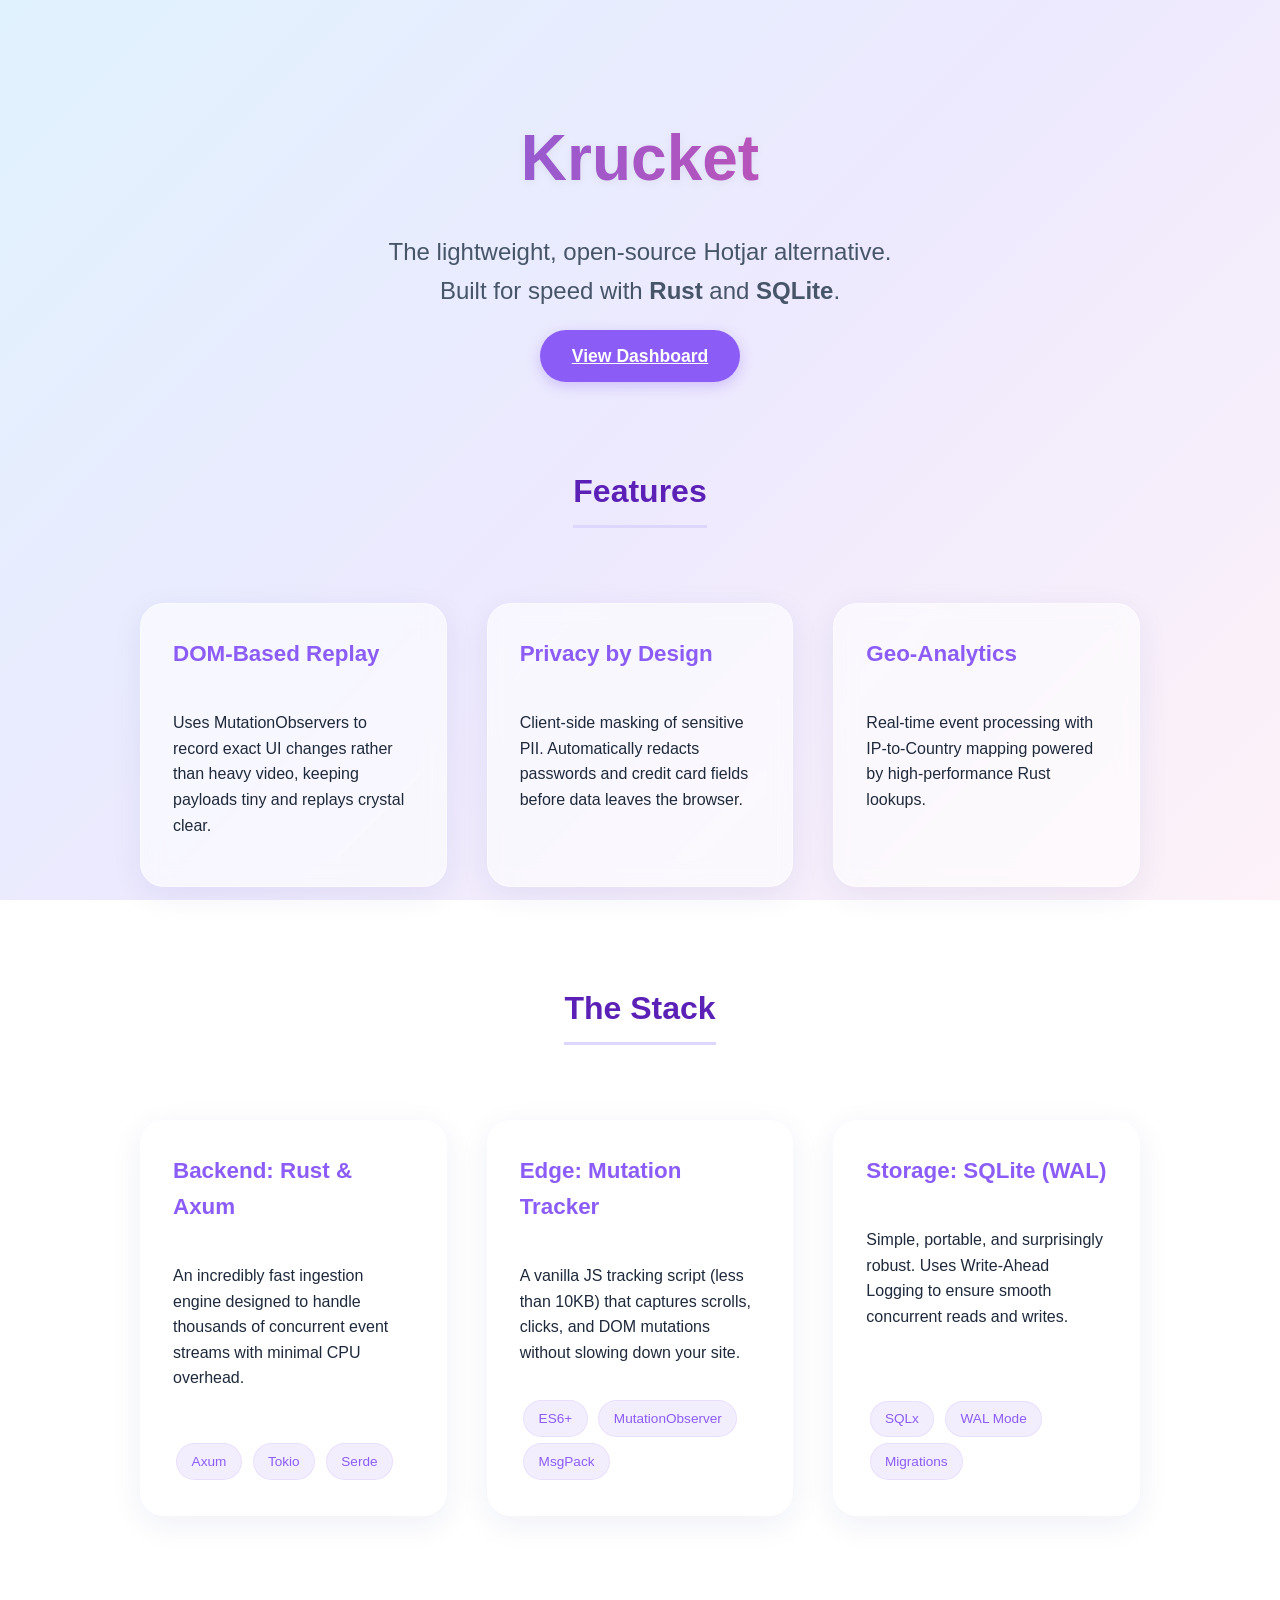
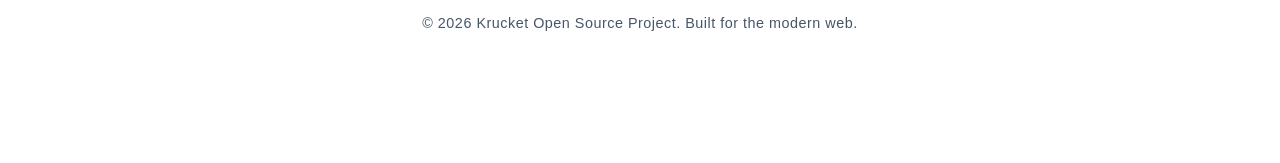
<file: static/index.html>
<!doctype html>
<html lang="en">
    <head>
        <meta charset="UTF-8" />
        <meta name="viewport" content="width=device-width, initial-scale=1.0" />
        <title>Krucket | High-Performance Session Replay</title>
        <link rel="stylesheet" href="style.css" />
    </head>
    <body>
        <div class="container">
            <header>
                <h1>Krucket</h1>
                <p class="subtitle">
                    The lightweight, open-source Hotjar alternative. <br />
                    Built for speed with <strong>Rust</strong> and
                    <strong>SQLite</strong>.
                </p>
                <a href="/dashboard" class="btn-primary">View Dashboard</a>
            </header>

            <h2 class="section-title">Features</h2>
            <div class="grid">
                <div class="card">
                    <h3>DOM-Based Replay</h3>
                    <p>
                        Uses MutationObservers to record exact UI changes rather
                        than heavy video, keeping payloads tiny and replays
                        crystal clear.
                    </p>
                </div>
                <div class="card">
                    <h3>Privacy by Design</h3>
                    <p>
                        Client-side masking of sensitive PII. Automatically
                        redacts passwords and credit card fields before data
                        leaves the browser.
                    </p>
                </div>
                <div class="card">
                    <h3>Geo-Analytics</h3>
                    <p>
                        Real-time event processing with IP-to-Country mapping
                        powered by high-performance Rust lookups.
                    </p>
                </div>
            </div>

            <h2 class="section-title">The Stack</h2>
            <div class="grid">
                <div class="card">
                    <h3>Backend: Rust & Axum</h3>
                    <p>
                        An incredibly fast ingestion engine designed to handle
                        thousands of concurrent event streams with minimal CPU
                        overhead.
                    </p>
                    <div class="pill-container">
                        <span class="tech-pill">Axum</span>
                        <span class="tech-pill">Tokio</span>
                        <span class="tech-pill">Serde</span>
                    </div>
                </div>
                <div class="card">
                    <h3>Edge: Mutation Tracker</h3>
                    <p>
                        A vanilla JS tracking script (less than 10KB) that
                        captures scrolls, clicks, and DOM mutations without
                        slowing down your site.
                    </p>
                    <div class="pill-container">
                        <span class="tech-pill">ES6+</span>
                        <span class="tech-pill">MutationObserver</span>
                        <span class="tech-pill">MsgPack</span>
                    </div>
                </div>
                <div class="card">
                    <h3>Storage: SQLite (WAL)</h3>
                    <p>
                        Simple, portable, and surprisingly robust. Uses
                        Write-Ahead Logging to ensure smooth concurrent reads
                        and writes.
                    </p>
                    <div class="pill-container">
                        <span class="tech-pill">SQLx</span>
                        <span class="tech-pill">WAL Mode</span>
                        <span class="tech-pill">Migrations</span>
                    </div>
                </div>
            </div>

            <footer>
                &copy; 2026 Krucket Open Source Project. Built for the modern
                web.
            </footer>
        </div>
    </body>
</html>
</file>
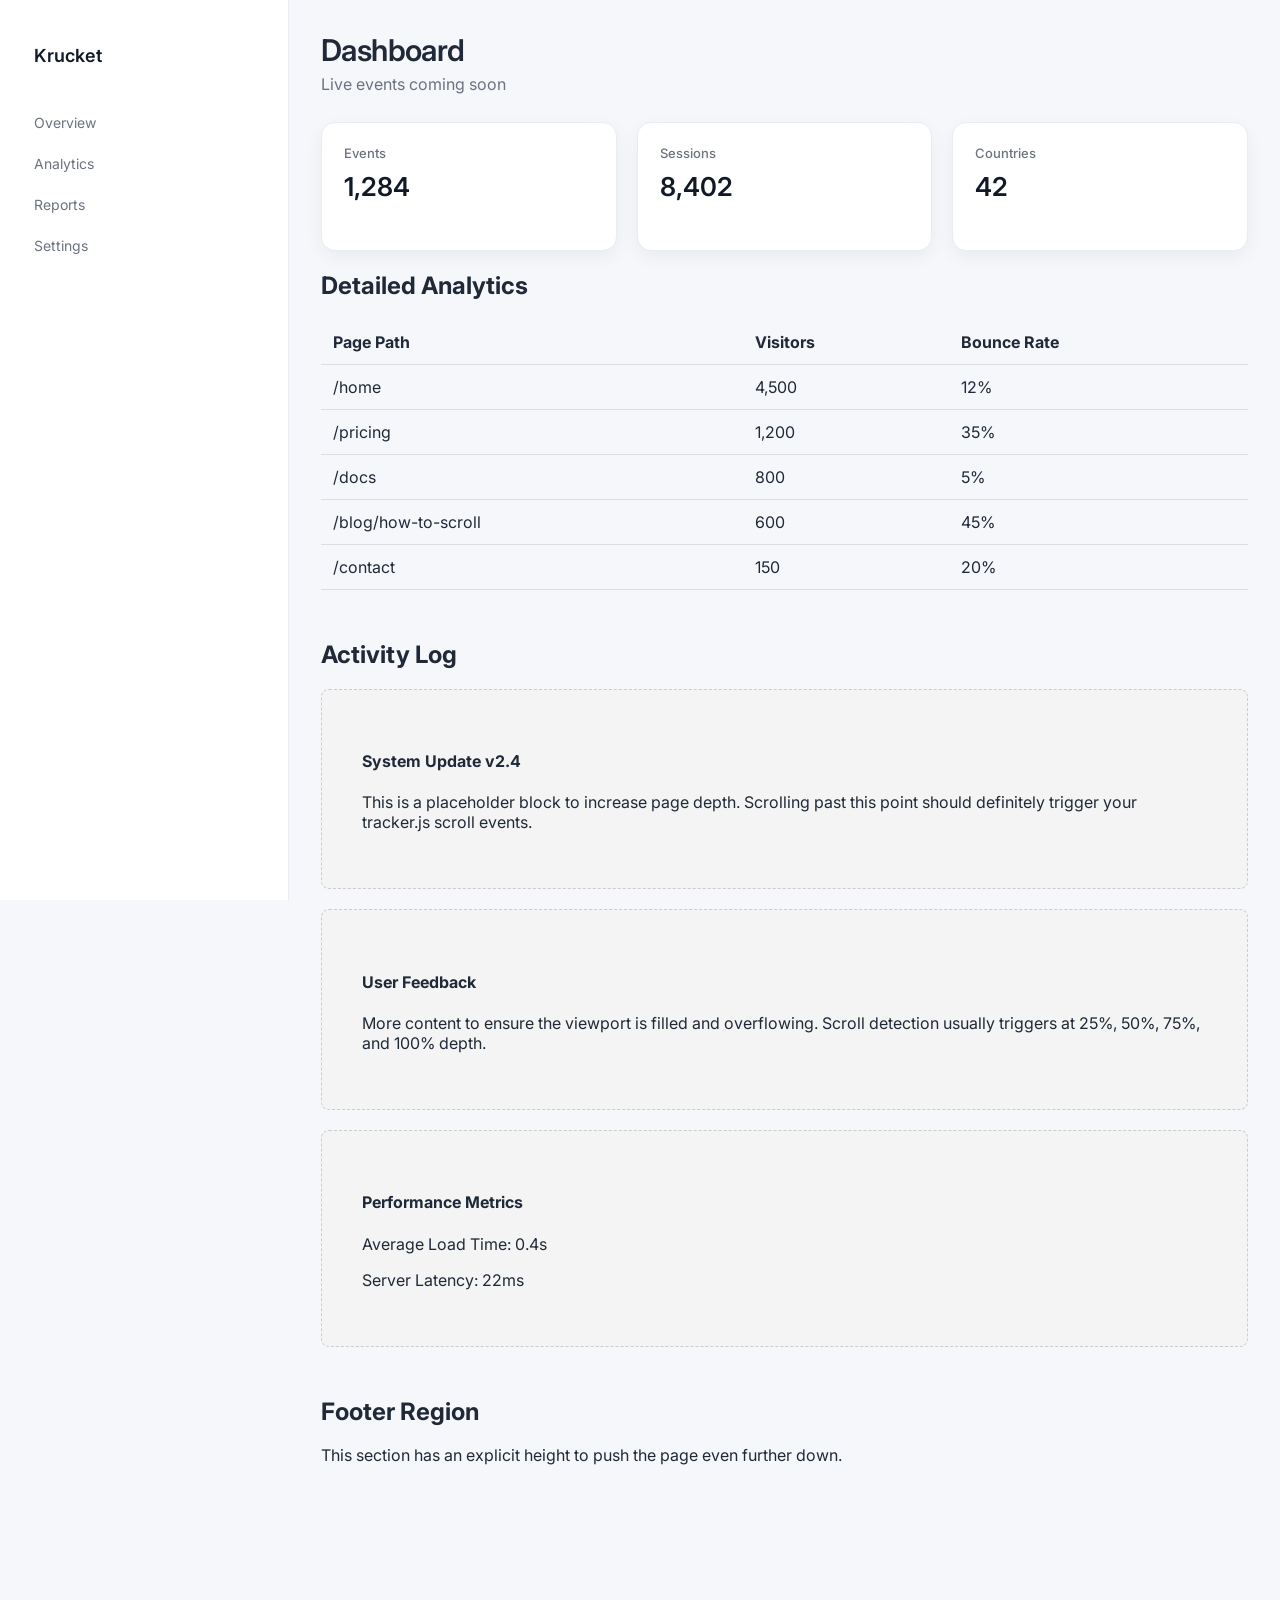
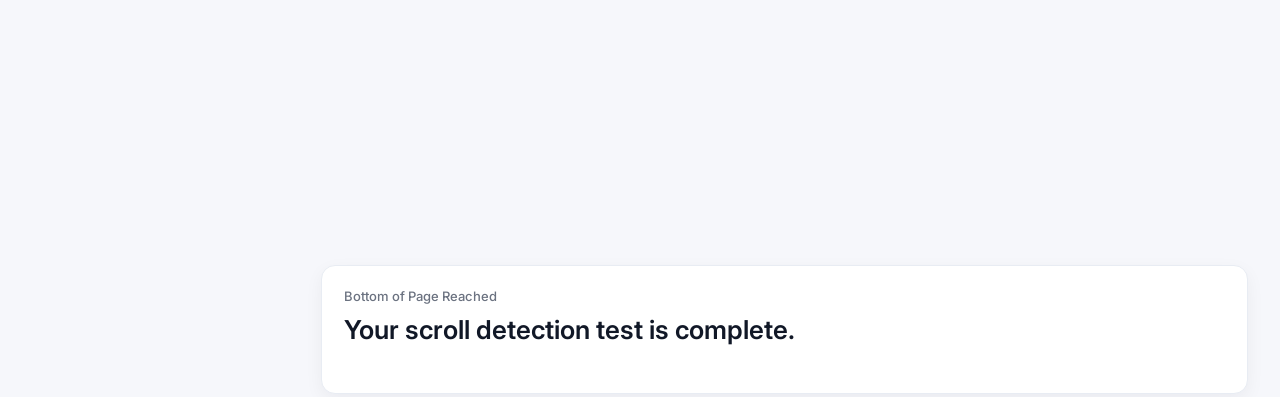
<file: static/dashboard.html>
<!doctype html>
<html lang="en">
    <head>
        <meta charset="UTF-8" />
        <meta name="viewport" content="width=device-width, initial-scale=1.0" />
        <title>Krucket Dashboard | Scroll Test</title>
        <link rel="stylesheet" href="dashboard.css" />
        <style>
            /* Quick internal styles to ensure the layout handles the extra height */
            .main {
                padding: 2rem;
            }
            .section-spacer {
                margin-bottom: 50px;
            }
            .content-block {
                background: #f4f4f4;
                padding: 40px;
                margin-top: 20px;
                border-radius: 8px;
                border: 1px dashed #ccc;
            }
            table {
                width: 100%;
                border-collapse: collapse;
                margin-top: 20px;
            }
            th,
            td {
                text-align: left;
                padding: 12px;
                border-bottom: 1px solid #ddd;
            }
        </style>
    </head>
    <body>
        <div class="layout">
            <aside class="sidebar">
                <a href="/"><h2>Krucket</h2></a>
                <nav>
                    <a href="/dashboard">Overview</a>
                    <a href="#analytics">Analytics</a>
                    <a href="#reports">Reports</a>
                    <a href="#settings">Settings</a>
                </nav>
            </aside>

            <main class="main">
                <header>
                    <h1>Dashboard</h1>
                    <p>Live events coming soon</p>
                </header>

                <!-- Initial Stat Cards -->
                <section class="cards">
                    <div class="card">
                        <h3>Events</h3>
                        <p>1,284</p>
                    </div>
                    <div class="card">
                        <h3>Sessions</h3>
                        <p>8,402</p>
                    </div>
                    <div class="card">
                        <h3>Countries</h3>
                        <p>42</p>
                    </div>
                </section>

                <!-- Scroll Trigger Section 1: Data Table -->
                <section id="analytics" class="section-spacer">
                    <h2>Detailed Analytics</h2>
                    <table>
                        <thead>
                            <tr>
                                <th>Page Path</th>
                                <th>Visitors</th>
                                <th>Bounce Rate</th>
                            </tr>
                        </thead>
                        <tbody>
                            <tr>
                                <td>/home</td>
                                <td>4,500</td>
                                <td>12%</td>
                            </tr>
                            <tr>
                                <td>/pricing</td>
                                <td>1,200</td>
                                <td>35%</td>
                            </tr>
                            <tr>
                                <td>/docs</td>
                                <td>800</td>
                                <td>5%</td>
                            </tr>
                            <tr>
                                <td>/blog/how-to-scroll</td>
                                <td>600</td>
                                <td>45%</td>
                            </tr>
                            <tr>
                                <td>/contact</td>
                                <td>150</td>
                                <td>20%</td>
                            </tr>
                        </tbody>
                    </table>
                </section>

                <!-- Scroll Trigger Section 2: Large Content Blocks -->
                <section id="reports" class="section-spacer">
                    <h2>Activity Log</h2>
                    <div class="content-block">
                        <h4>System Update v2.4</h4>
                        <p>
                            This is a placeholder block to increase page depth.
                            Scrolling past this point should definitely trigger
                            your tracker.js scroll events.
                        </p>
                    </div>
                    <div class="content-block">
                        <h4>User Feedback</h4>
                        <p>
                            More content to ensure the viewport is filled and
                            overflowing. Scroll detection usually triggers at
                            25%, 50%, 75%, and 100% depth.
                        </p>
                    </div>
                    <div class="content-block">
                        <h4>Performance Metrics</h4>
                        <p>Average Load Time: 0.4s</p>
                        <p>Server Latency: 22ms</p>
                    </div>
                </section>

                <!-- Scroll Trigger Section 3: Footer/End of Page -->
                <section
                    id="settings"
                    class="section-spacer"
                    style="height: 600px"
                >
                    <h2>Footer Region</h2>
                    <p>
                        This section has an explicit height to push the page
                        even further down.
                    </p>
                    <div class="card" style="margin-top: 400px">
                        <h3>Bottom of Page Reached</h3>
                        <p>Your scroll detection test is complete.</p>
                    </div>
                </section>
            </main>
        </div>

        <script
            src="tracker.js"
            data-site-id="test-site-123"
            data-endpoint="http://localhost:3000"
            async
        ></script>
    </body>
</html>
</file>
<file: static/style.css>
:root {
    /* Pastel Cloud Palette */
    --bg-top: #e0f2fe; /* Light Sky Blue */
    --bg-bottom: #fdf2f8; /* Soft Cotton Candy Pink */
    --card-bg: rgba(255, 255, 255, 0.6);
    --primary: #8b5cf6; /* Soft Purple */
    --primary-hover: #7c3aed;
    --text: #1e293b;
    --text-muted: #475569;
    --border: rgba(255, 255, 255, 0.4);
    --pill-bg: rgba(139, 92, 246, 0.1);
}

body {
    font-family:
        -apple-system, BlinkMacSystemFont, "Segoe UI", Roboto, Helvetica, Arial,
        sans-serif;
    color: var(--text);
    line-height: 1.6;
    margin: 0;
    padding: 0;
    /* Cloud-like mesh gradient */
    background: linear-gradient(
        135deg,
        var(--bg-top) 0%,
        #ede9fe 50%,
        var(--bg-bottom) 100%
    );
    background-attachment: fixed;
    min-height: 100vh;
}

.container {
    max-width: 1000px;
    margin: 0 auto;
    padding: 4rem 2rem;
    text-align: center;
}

header h1 {
    font-size: 4rem;
    margin-bottom: 0.5rem;
    /* Soft sunset gradient for the logo */
    background: linear-gradient(to right, #6366f1, #ec4899);
    -webkit-background-clip: text;
    -webkit-text-fill-color: transparent;
    filter: drop-shadow(0 2px 4px rgba(0, 0, 0, 0.05));
}

.subtitle {
    font-size: 1.5rem;
    color: var(--text-muted);
    margin-bottom: 2rem;
    font-weight: 300;
}

.btn-primary {
    background-color: var(--primary);
    color: white;
    border: none;
    padding: 1rem 2rem;
    font-size: 1.1rem;
    font-weight: 600;
    border-radius: 50px; /* More rounded for a softer feel */
    cursor: pointer;
    box-shadow: 0 4px 14px rgba(139, 92, 246, 0.3);
    transition: all 0.3s ease;
}

.btn-primary:hover {
    transform: translateY(-2px);
    background-color: var(--primary-hover);
    box-shadow: 0 6px 20px rgba(139, 92, 246, 0.4);
}

.section-title {
    margin-top: 6rem;
    font-size: 2rem;
    border-bottom: 3px solid #ddd6fe;
    display: inline-block;
    padding-bottom: 0.5rem;
    color: #5b21b6;
}

.grid {
    display: grid;
    grid-template-columns: repeat(auto-fit, minmax(300px, 1fr));
    gap: 2.5rem;
    margin-top: 3rem;
}

.card {
    /* Glassmorphism effect */
    background: var(--card-bg);
    backdrop-filter: blur(10px);
    -webkit-backdrop-filter: blur(10px);
    padding: 2rem;
    border-radius: 24px;
    text-align: left;
    border: 1px solid var(--border);
    box-shadow: 0 8px 32px rgba(31, 38, 135, 0.07);
    display: flex;
    flex-direction: column;
    transition: transform 0.3s ease;
}

.card:hover {
    transform: translateY(-5px);
}

.card h3 {
    margin-top: 0;
    color: var(--primary);
    font-size: 1.4rem;
}

.pill-container {
    margin-top: auto;
    padding-top: 1rem;
}

.tech-pill {
    display: inline-block;
    background: var(--pill-bg);
    padding: 0.4rem 0.9rem;
    border-radius: 20px;
    font-size: 0.85rem;
    margin: 0.2rem;
    color: var(--primary);
    font-weight: 500;
    border: 1px solid rgba(139, 92, 246, 0.1);
}

footer {
    margin-top: 6rem;
    padding-bottom: 4rem;
    color: var(--text-muted);
    font-size: 0.9rem;
    letter-spacing: 0.5px;
}
</file>
<file: static/dashboard.css>
/* Fonts (modern SaaS stack) */
@import url("https://fonts.googleapis.com/css2?family=Inter:wght@400;500;600&family=DM+Sans:wght@400;500;700&display=swap");

body {
    margin: 0;

    /* cleaner modern font stack */
    font-family:
        "Inter",
        "DM Sans",
        system-ui,
        -apple-system,
        sans-serif;

    /* softer background instead of deep navy */
    background: #f6f7fb;
    color: #1f2937;
}

/* Layout */
.layout {
    display: flex;
    height: 100vh;
}

/* Sidebar */
.sidebar {
    width: 240px;

    /* pastel off-white instead of dark */
    background: #ffffff;

    padding: 24px;

    border-right: 1px solid #e8ecf3;
}

.sidebar h2 {
    font-size: 18px;
    font-weight: 600;
    margin-bottom: 24px;
    color: #111827;
}

.sidebar a {
    display: block;
    color: #6b7280;
    text-decoration: none;
    margin-bottom: 12px;
    font-size: 14px;

    padding: 6px 10px;
    border-radius: 8px;

    transition: all 0.2s ease;
}

.sidebar a:hover {
    background: #f1f5ff;
    color: #4f46e5;
}

/* Main */
.main {
    flex: 1;
    padding: 40px;
}

header h1 {
    margin: 0;
    font-size: 30px;
    font-weight: 600;
    letter-spacing: -0.02em;
}

header p {
    color: #6b7280;
    margin-top: 6px;
}

/* Cards */
.cards {
    display: grid;
    grid-template-columns: repeat(3, 1fr);
    gap: 20px;
    margin-top: 28px;
}

.card {
    background: #ffffff;

    padding: 22px;

    border-radius: 14px;

    border: 1px solid #e8ecf3;

    /* soft elevation instead of harsh borders */
    box-shadow: 0 6px 18px rgba(17, 24, 39, 0.05);
    transition: transform 0.15s ease;
}

.card:hover {
    transform: translateY(-2px);
}

.card h3 {
    margin: 0;
    font-size: 13px;
    font-weight: 500;
    color: #6b7280;
}

.card p {
    font-size: 26px;
    font-weight: 600;
    margin-top: 10px;
    color: #111827;
}
</file>
